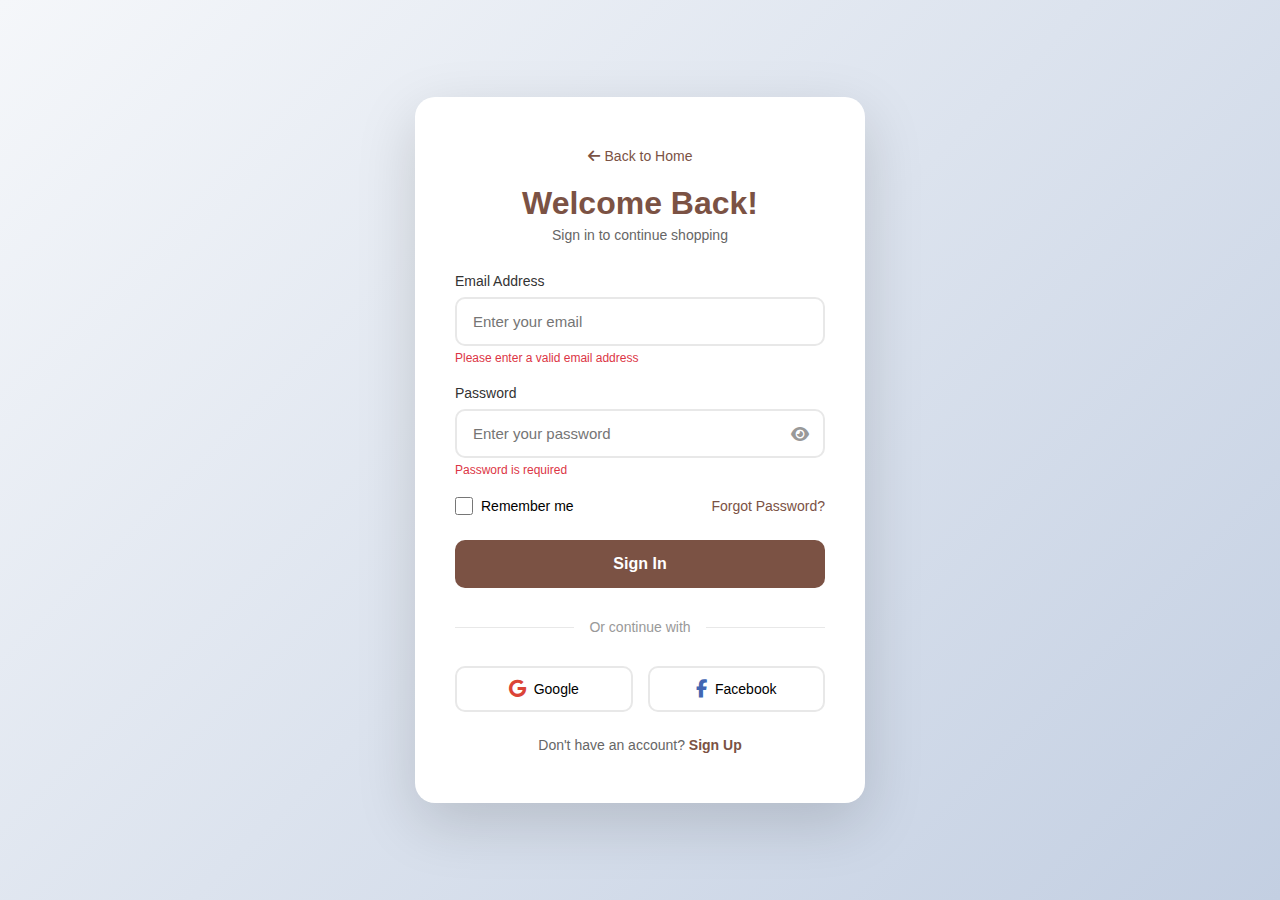
<file: login.html>
<!DOCTYPE html>
<html lang="en">
  <head>
    <meta charset="UTF-8" />
    <meta name="viewport" content="width=device-width, initial-scale=1.0" />
    <title>Sign In - Chairs Shop</title>
    <link rel="stylesheet" href="css/style.css" />
    <link
      rel="stylesheet"
      href="https://cdnjs.cloudflare.com/ajax/libs/font-awesome/6.5.1/css/all.min.css"
    />
    <style>
      /* Authentication Page Styles */
      .auth-container {
        min-height: 100vh;
        display: flex;
        align-items: center;
        justify-content: center;
        background: linear-gradient(135deg, #f5f7fa 0%, #c3cfe2 100%);
        padding: 20px;
      }

      .auth-box {
        background: white;
        border-radius: 20px;
        box-shadow: 0 20px 60px rgba(0, 0, 0, 0.15);
        max-width: 450px;
        width: 100%;
        padding: 50px 40px;
        animation: slideUp 0.6s ease;
      }

      @keyframes slideUp {
        from {
          opacity: 0;
          transform: translateY(30px);
        }
        to {
          opacity: 1;
          transform: translateY(0);
        }
      }

      .auth-logo {
        text-align: center;
        margin-bottom: 30px;
      }

      .auth-logo h1 {
        color: #7b5244;
        font-size: 32px;
        font-weight: 700;
        margin: 0;
      }

      .auth-logo p {
        color: #666;
        font-size: 14px;
        margin-top: 5px;
      }

      .form-group {
        margin-bottom: 20px;
      }

      .form-group label {
        display: block;
        margin-bottom: 8px;
        color: #333;
        font-weight: 500;
        font-size: 14px;
      }

      .form-control {
        width: 100%;
        padding: 14px 16px;
        border: 2px solid #e8e8e8;
        border-radius: 10px;
        font-size: 15px;
        transition: all 0.3s ease;
        font-family: "Work Sans", sans-serif;
      }

      .form-control:focus {
        outline: none;
        border-color: #7b5244;
        box-shadow: 0 0 0 3px rgba(123, 82, 68, 0.1);
      }

      .password-wrapper {
        position: relative;
      }

      .toggle-password {
        position: absolute;
        right: 16px;
        top: 50%;
        transform: translateY(-50%);
        cursor: pointer;
        color: #999;
        transition: color 0.3s ease;
      }

      .toggle-password:hover {
        color: #7b5244;
      }

      .form-options {
        display: flex;
        justify-content: space-between;
        align-items: center;
        margin-bottom: 25px;
        font-size: 14px;
      }

      .remember-me {
        display: flex;
        align-items: center;
        gap: 8px;
      }

      .remember-me input[type="checkbox"] {
        width: 18px;
        height: 18px;
        cursor: pointer;
      }

      .forgot-password {
        color: #7b5244;
        text-decoration: none;
        transition: opacity 0.3s ease;
      }

      .forgot-password:hover {
        opacity: 0.7;
      }

      .btn-primary {
        width: 100%;
        padding: 15px;
        background: #7b5244;
        color: white;
        border: none;
        border-radius: 10px;
        font-size: 16px;
        font-weight: 600;
        cursor: pointer;
        transition: all 0.3s ease;
        font-family: "Work Sans", sans-serif;
      }

      .btn-primary:hover {
        background: #654433;
        transform: translateY(-2px);
        box-shadow: 0 10px 20px rgba(123, 82, 68, 0.2);
      }

      .divider {
        text-align: center;
        margin: 30px 0;
        position: relative;
      }

      .divider::before {
        content: "";
        position: absolute;
        top: 50%;
        left: 0;
        right: 0;
        height: 1px;
        background: #e8e8e8;
      }

      .divider span {
        background: white;
        padding: 0 15px;
        position: relative;
        color: #999;
        font-size: 14px;
      }

      .social-login {
        display: flex;
        gap: 15px;
        margin-bottom: 25px;
      }

      .social-btn {
        flex: 1;
        padding: 12px;
        border: 2px solid #e8e8e8;
        background: white;
        border-radius: 10px;
        cursor: pointer;
        transition: all 0.3s ease;
        display: flex;
        align-items: center;
        justify-content: center;
        gap: 8px;
        font-size: 14px;
        font-weight: 500;
      }

      .social-btn:hover {
        border-color: #7b5244;
        background: #fafafa;
      }

      .social-btn i {
        font-size: 18px;
      }

      .google i {
        color: #db4437;
      }

      .facebook i {
        color: #4267b2;
      }

      .auth-footer {
        text-align: center;
        margin-top: 25px;
        font-size: 14px;
        color: #666;
      }

      .auth-footer a {
        color: #7b5244;
        text-decoration: none;
        font-weight: 600;
        transition: opacity 0.3s ease;
      }

      .auth-footer a:hover {
        opacity: 0.7;
      }

      .error-message {
        color: #e74c3c;
        font-size: 13px;
        margin-top: 5px;
        display: none;
      }

      .form-group.error .form-control {
        border-color: #e74c3c;
      }

      .form-group.error .error-message {
        display: block;
      }

      .back-home {
        text-align: center;
        margin-bottom: 20px;
      }

      .back-home a {
        color: #7b5244;
        text-decoration: none;
        display: inline-flex;
        align-items: center;
        gap: 5px;
        font-size: 14px;
        transition: opacity 0.3s ease;
      }

      .back-home a:hover {
        opacity: 0.7;
      }
    </style>
  </head>
  <body>
    <div class="auth-container">
      <div class="auth-box">
        <div class="back-home">
          <a href="index.html">
            <i class="fa-solid fa-arrow-left"></i>
            Back to Home
          </a>
        </div>

        <div class="auth-logo">
          <h1>Welcome Back!</h1>
          <p>Sign in to continue shopping</p>
        </div>

        <form id="loginForm" novalidate>
          <div class="form-group">
            <label for="email">Email Address</label>
            <input
              type="email"
              id="email"
              class="form-control"
              placeholder="Enter your email"
              required
            />
            <span class="error-message"
              >Please enter a valid email address</span
            >
          </div>

          <div class="form-group">
            <label for="password">Password</label>
            <div class="password-wrapper">
              <input
                type="password"
                id="password"
                class="form-control"
                placeholder="Enter your password"
                required
              />
              <i
                class="fa-solid fa-eye toggle-password"
                id="togglePassword"
              ></i>
            </div>
            <span class="error-message">Password is required</span>
          </div>

          <div class="form-options">
            <label class="remember-me">
              <input type="checkbox" id="rememberMe" />
              <span>Remember me</span>
            </label>
            <a href="#" class="forgot-password">Forgot Password?</a>
          </div>

          <button type="submit" class="btn-primary">Sign In</button>
        </form>

        <div class="divider">
          <span>Or continue with</span>
        </div>

        <div class="social-login">
          <button class="social-btn google" onclick="socialLogin('google')">
            <i class="fa-brands fa-google"></i>
            Google
          </button>
          <button class="social-btn facebook" onclick="socialLogin('facebook')">
            <i class="fa-brands fa-facebook-f"></i>
            Facebook
          </button>
        </div>

        <div class="auth-footer">
          Don't have an account? <a href="register.html">Sign Up</a>
        </div>
      </div>
    </div>

    <script src="js/cart-manager.js"></script>
    <script src="js/utils.js"></script>
    <script src="js/auth.js"></script>
  </body>
</html>
</file>
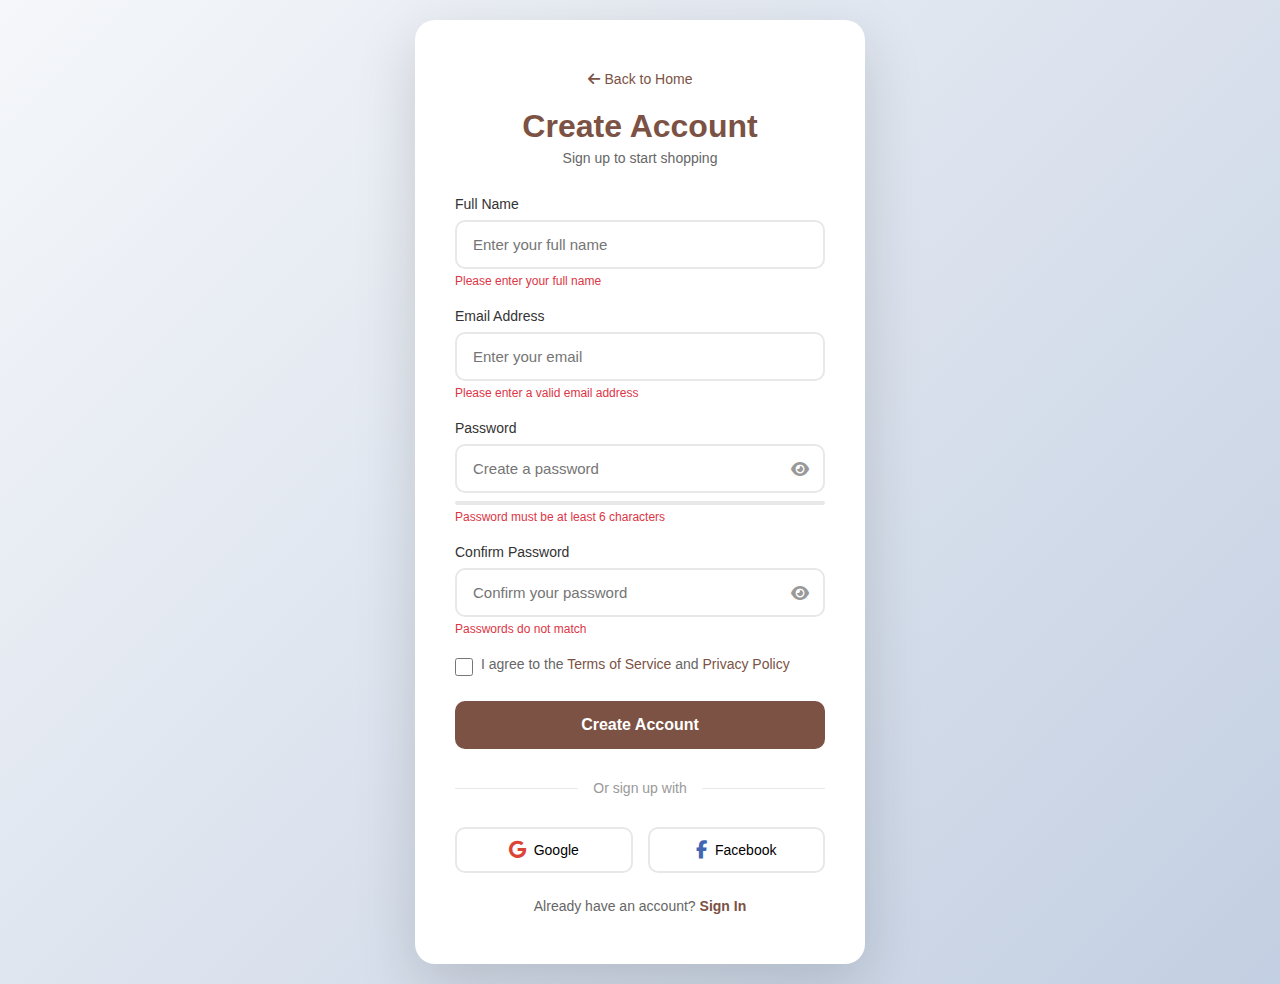
<file: register.html>
<!DOCTYPE html>
<html lang="en">
  <head>
    <meta charset="UTF-8" />
    <meta name="viewport" content="width=device-width, initial-scale=1.0" />
    <title>Sign Up - Chairs Shop</title>
    <link rel="stylesheet" href="css/style.css" />
    <link
      rel="stylesheet"
      href="https://cdnjs.cloudflare.com/ajax/libs/font-awesome/6.5.1/css/all.min.css"
    />
    <style>
      /* Reuse auth styles from login.html */
      .auth-container {
        min-height: 100vh;
        display: flex;
        align-items: center;
        justify-content: center;
        background: linear-gradient(135deg, #f5f7fa 0%, #c3cfe2 100%);
        padding: 20px;
      }

      .auth-box {
        background: white;
        border-radius: 20px;
        box-shadow: 0 20px 60px rgba(0, 0, 0, 0.15);
        max-width: 450px;
        width: 100%;
        padding: 50px 40px;
        animation: slideUp 0.6s ease;
      }

      @keyframes slideUp {
        from {
          opacity: 0;
          transform: translateY(30px);
        }
        to {
          opacity: 1;
          transform: translateY(0);
        }
      }

      .auth-logo {
        text-align: center;
        margin-bottom: 30px;
      }

      .auth-logo h1 {
        color: #7b5244;
        font-size: 32px;
        font-weight: 700;
        margin: 0;
      }

      .auth-logo p {
        color: #666;
        font-size: 14px;
        margin-top: 5px;
      }

      .form-group {
        margin-bottom: 20px;
      }

      .form-group label {
        display: block;
        margin-bottom: 8px;
        color: #333;
        font-weight: 500;
        font-size: 14px;
      }

      .form-control {
        width: 100%;
        padding: 14px 16px;
        border: 2px solid #e8e8e8;
        border-radius: 10px;
        font-size: 15px;
        transition: all 0.3s ease;
        font-family: "Work Sans", sans-serif;
      }

      .form-control:focus {
        outline: none;
        border-color: #7b5244;
        box-shadow: 0 0 0 3px rgba(123, 82, 68, 0.1);
      }

      .password-wrapper {
        position: relative;
      }

      .toggle-password {
        position: absolute;
        right: 16px;
        top: 50%;
        transform: translateY(-50%);
        cursor: pointer;
        color: #999;
        transition: color 0.3s ease;
      }

      .toggle-password:hover {
        color: #7b5244;
      }

      .password-strength {
        margin-top: 8px;
        height: 4px;
        background: #e8e8e8;
        border-radius: 2px;
        overflow: hidden;
      }

      .strength-bar {
        height: 100%;
        width: 0%;
        transition: all 0.3s ease;
        border-radius: 2px;
      }

      .strength-weak {
        background: #e74c3c;
        width: 33%;
      }
      .strength-medium {
        background: #f39c12;
        width: 66%;
      }
      .strength-strong {
        background: #27ae60;
        width: 100%;
      }

      .strength-text {
        font-size: 12px;
        margin-top: 5px;
        color: #666;
      }

      .terms {
        display: flex;
        align-items: flex-start;
        gap: 8px;
        margin-bottom: 25px;
        font-size: 14px;
        color: #666;
      }

      .terms input[type="checkbox"] {
        width: 18px;
        height: 18px;
        cursor: pointer;
        margin-top: 2px;
        flex-shrink: 0;
      }

      .terms a {
        color: #7b5244;
        text-decoration: none;
      }

      .terms a:hover {
        text-decoration: underline;
      }

      .btn-primary {
        width: 100%;
        padding: 15px;
        background: #7b5244;
        color: white;
        border: none;
        border-radius: 10px;
        font-size: 16px;
        font-weight: 600;
        cursor: pointer;
        transition: all 0.3s ease;
        font-family: "Work Sans", sans-serif;
      }

      .btn-primary:hover {
        background: #654433;
        transform: translateY(-2px);
        box-shadow: 0 10px 20px rgba(123, 82, 68, 0.2);
      }

      .btn-primary:disabled {
        background: #ccc;
        cursor: not-allowed;
        transform: none;
      }

      .divider {
        text-align: center;
        margin: 30px 0;
        position: relative;
      }

      .divider::before {
        content: "";
        position: absolute;
        top: 50%;
        left: 0;
        right: 0;
        height: 1px;
        background: #e8e8e8;
      }

      .divider span {
        background: white;
        padding: 0 15px;
        position: relative;
        color: #999;
        font-size: 14px;
      }

      .social-login {
        display: flex;
        gap: 15px;
        margin-bottom: 25px;
      }

      .social-btn {
        flex: 1;
        padding: 12px;
        border: 2px solid #e8e8e8;
        background: white;
        border-radius: 10px;
        cursor: pointer;
        transition: all 0.3s ease;
        display: flex;
        align-items: center;
        justify-content: center;
        gap: 8px;
        font-size: 14px;
        font-weight: 500;
      }

      .social-btn:hover {
        border-color: #7b5244;
        background: #fafafa;
      }

      .social-btn i {
        font-size: 18px;
      }

      .google i {
        color: #db4437;
      }
      .facebook i {
        color: #4267b2;
      }

      .auth-footer {
        text-align: center;
        margin-top: 25px;
        font-size: 14px;
        color: #666;
      }

      .auth-footer a {
        color: #7b5244;
        text-decoration: none;
        font-weight: 600;
        transition: opacity 0.3s ease;
      }

      .auth-footer a:hover {
        opacity: 0.7;
      }

      .error-message {
        color: #e74c3c;
        font-size: 13px;
        margin-top: 5px;
        display: none;
      }

      .form-group.error .form-control {
        border-color: #e74c3c;
      }

      .form-group.error .error-message {
        display: block;
      }

      .back-home {
        text-align: center;
        margin-bottom: 20px;
      }

      .back-home a {
        color: #7b5244;
        text-decoration: none;
        display: inline-flex;
        align-items: center;
        gap: 5px;
        font-size: 14px;
        transition: opacity 0.3s ease;
      }

      .back-home a:hover {
        opacity: 0.7;
      }
    </style>
  </head>
  <body>
    <div class="auth-container">
      <div class="auth-box">
        <div class="back-home">
          <a href="index.html">
            <i class="fa-solid fa-arrow-left"></i>
            Back to Home
          </a>
        </div>

        <div class="auth-logo">
          <h1>Create Account</h1>
          <p>Sign up to start shopping</p>
        </div>

        <form id="registerForm" novalidate>
          <div class="form-group">
            <label for="fullName">Full Name</label>
            <input
              type="text"
              id="fullName"
              class="form-control"
              placeholder="Enter your full name"
              required
            />
            <span class="error-message">Please enter your full name</span>
          </div>

          <div class="form-group">
            <label for="email">Email Address</label>
            <input
              type="email"
              id="email"
              class="form-control"
              placeholder="Enter your email"
              required
            />
            <span class="error-message"
              >Please enter a valid email address</span
            >
          </div>

          <div class="form-group">
            <label for="password">Password</label>
            <div class="password-wrapper">
              <input
                type="password"
                id="password"
                class="form-control"
                placeholder="Create a password"
                required
              />
              <i
                class="fa-solid fa-eye toggle-password"
                id="togglePassword"
              ></i>
            </div>
            <div class="password-strength">
              <div class="strength-bar" id="strengthBar"></div>
            </div>
            <div class="strength-text" id="strengthText"></div>
            <span class="error-message"
              >Password must be at least 6 characters</span
            >
          </div>

          <div class="form-group">
            <label for="confirmPassword">Confirm Password</label>
            <div class="password-wrapper">
              <input
                type="password"
                id="confirmPassword"
                class="form-control"
                placeholder="Confirm your password"
                required
              />
              <i
                class="fa-solid fa-eye toggle-password"
                id="toggleConfirmPassword"
              ></i>
            </div>
            <span class="error-message">Passwords do not match</span>
          </div>

          <div class="terms">
            <input type="checkbox" id="terms" required />
            <label for="terms">
              I agree to the <a href="#">Terms of Service</a> and
              <a href="#">Privacy Policy</a>
            </label>
          </div>

          <button type="submit" class="btn-primary">Create Account</button>
        </form>

        <div class="divider">
          <span>Or sign up with</span>
        </div>

        <div class="social-login">
          <button class="social-btn google" onclick="socialLogin('google')">
            <i class="fa-brands fa-google"></i>
            Google
          </button>
          <button class="social-btn facebook" onclick="socialLogin('facebook')">
            <i class="fa-brands fa-facebook-f"></i>
            Facebook
          </button>
        </div>

        <div class="auth-footer">
          Already have an account? <a href="login.html">Sign In</a>
        </div>
      </div>
    </div>

    <script src="js/cart-manager.js"></script>
    <script src="js/utils.js"></script>
    <script src="js/auth.js"></script>
  </body>
</html>
</file>
<file: css/style.css>
/**
 * [https://www.templatemonsterpreview.com/demo/87345.html]
 */
/* *Variables */
:root {
    --main-color: #7b5244;
    --opac-main-color: #e0c0b6b5;
    --main-black-color: #333;
    --main-white-color: #ccc;
}

/* *Global Style */
* {
    padding: 0;
    margin: 0;
    box-sizing: border-box;
}

body {
    font-family: "Work Sans", sans-serif;
}

.container {
    padding: 0 10px;
    margin: 0 auto;
}

/* small */
@media(min-width: 768px) {
    .container {
        width: 750px;
    }
}

/* medium */
@media(min-width: 992px) {
    .container {
        width: 970px;
    }
}

/* large */
@media(min-width: 1200px) {
    .container {
        width: 1170px;
    }
}

ul {
    list-style: none;
}

a {
    text-decoration: none;
}

.relative {
    position: relative;
}

.absolute {
    position: absolute;
}

i.active {
    transform: scale(1.3);
}

/* Component */
.section-header {
    text-align: center;
    padding: 40px 20px;
}

.section-header .section-title {
    font-size: 30px;
    text-transform: capitalize;
    margin-bottom: 15px;
}

.section-header .line {
    display: block;
    width: 130px;
    height: 1px;
    margin: 0 auto;
    background-color: #333;
    transition: width 0.5s;
}

.section-header:hover .line {
    width: 170px;
}

/** bullets */
.bullets {
    display: flex;
    justify-content: center;
    gap: 3px;
    opacity: 0;
    transition: opacity 0.3s;
}

.bullets span {
    width: 10px;
    height: 10px;
    background-color: var(--main-black-color);
    border: 1px solid var(--main-color);
    border-radius: 50%;
}

.bullets span.active {
    background-color: #EEE;
}

/** 0 - Header */
header {
    background-color: #eeeeeea6;
    border: 1px solid var(--main-color);
}

/* 0.1 - container */
header .container {
    display: flex;
    justify-content: space-between;
    align-items: center;
    position: relative;
    /* background-color: transparent; */
}

@media(max-width: 430px) {
    header .container {
        flex-wrap: wrap;
        gap: 10px;
    }

    header .container .util-user {
        margin-left: auto;
    }
}

/* 0.1.1 - img */
header .container img {}

header .container .logo {
    display: flex;
    align-items: center;
    gap: 10px;
}

/* 0.1.2 - nav */
header .container nav {
    z-index: 100;
    /* position: relative;  */
}

header .container nav i {
    display: none;
    padding: 0 5px;
    transition: transform 0.3s;
}

header .container nav>ul {
    display: flex;
    /* background-color: #EEE; */
}

@media(max-width: 1020px) {
    header .container nav i {
        display: block;
    }

    header .container nav i.active+ul {
        transform: scale(1);
    }

    header .container nav>ul {
        transform: scale(0);
        transition: transform 0.3s;
        border: 2px solid var(--main-color);
        background-color: antiquewhite;
        width: 100%;
        flex-direction: column;
        position: absolute;
        top: calc(100% + 10px);
        left: 0;
        transition: all 0.3s;
    }
}

header .container nav ul li {
    /* border: 1px solid #7b5244; */
    /* line-height: 40px; */
    position: relative;
}

header .container nav>ul>li>a {
    text-transform: capitalize;
    color: var(--main-black-color);
    display: block;
    margin: 20px 0;
    padding: 20px 10px;
    position: relative;
    /* border: 1px solid red; */
}

/* Effect of list items on navbar */
header .container nav>ul>li>a::before {
    content: '';
    position: absolute;
    inset: 0;
    border-width: 0 2px;
    border-style: solid;
    border-color: #7b5244;
    transform: scaleY(0);
    transition: transform 0.3s;
}

header .container nav>ul>li>a:hover::before {
    transform: scaleY(1);
}

header .container nav>ul>li>a::after {
    content: '';
    position: absolute;
    inset: 0;
    border-width: 2px 0;
    border-style: solid;
    border-color: #7b5244;
    transform: scaleX(0);
    transition: transform 0.3s;
    transition-delay: 0.2s;
    transform-origin: left;
}

header .container nav>ul>li>a:hover::after {
    transform: scaleX(1);
}

@media (max-width: 1020px) {

    header .container nav>ul>li>a::before,
    header .container nav>ul>li>a::after {
        content: none;
    }
}

@media(max-width: 1020px) {
    header .container nav ul li a {
        margin: 0;
        padding-left: 20px;
    }
}

/* 0.1.2.* Dropdown */
header .container nav .dropdown-fnav {
    /* max-width: 600px; */
    /* min-width: fit-content; */
    max-width: 100%;
    display: flex;
    position: absolute;
    left: 0;
    top: 100%;
    z-index: 1000;
    padding: 20px;
    background: #fff;
    border: 2px solid var(--main-color);
    transform: scale(0);
    transition: transform 0.3s;
    transform-origin: left top;
}

@media(max-width: 1020px) {
    header .container nav div.dropdown-fnav {}

    header .container nav div.dropdown-fnav ul {}
}

header .container nav .dropdown-fnav ul {
    padding-right: 20px;
    width: 150px;
    margin-right: 20px;
    /* display: table-cell;  */
}

header .container nav ul li:hover .dropdown-fnav {
    transform: scale(1);
}

header .container nav .dropdown-fnav ul li {
    position: relative;
}

header .container nav .dropdown-fnav ul li:not(:first-child)::before {
    content: '';
    position: absolute;
    top: 0;
    left: -10px;
    height: 0%;
    width: 2px;
    transform: scale(0.5);
    background-color: var(--main-color);
    transition: height 0.3s;
}

header .container nav .dropdown-fnav ul li:hover::before {
    height: 100%
}

header .container nav .dropdown-fnav ul li:first-child {
    border-bottom: 2px solid #eee;
}

header .container nav .dropdown-fnav ul li:first-child a {
    color: var(--main-color);
    font-weight: 700;
    text-transform: capitalize;
}

header .container nav .dropdown-fnav ul li a {
    display: block;
    text-transform: uppercase;
    margin-bottom: 15px;
    padding-bottom: 10px;
    border-bottom: 2px solid #eee;
}

.mega-menu-section ul {
    list-style: none;
    padding: 0;
    margin: 0;
}

.mega-menu-section ul li {
    margin-bottom: 10px;
}

.mega-menu-section ul li a {
    color: var(--main-black-color);
    text-decoration: none;
    font-size: 14px;
    display: block;
    padding: 6px 0;
    transition: all 0.3s ease;
    position: relative;
    padding-left: 15px;
}

.mega-menu-section ul li a::before {
    content: '→';
    position: absolute;
    left: 0;
    opacity: 0;
    transition: all 0.3s ease;
}

.mega-menu-section ul li a:hover {
    color: var(--main-color);
    padding-left: 20px;
}

.mega-menu-section ul li a:hover::before {
    opacity: 1;
}

.mega-menu-featured {
    grid-column: span 1;
}

.featured-grid {
    display: grid;
    gap: 12px;
}

.featured-item {
    display: block;
    text-decoration: none;
    border: 1px solid #eee;
    border-radius: 6px;
    overflow: hidden;
    transition: all 0.3s ease;
    background: #fff;
}

.featured-item:hover {
    transform: translateY(-3px);
    box-shadow: 0 5px 15px rgba(123, 82, 68, 0.2);
    border-color: var(--main-color);
}

.featured-item img {
    width: 100%;
    height: 80px;
    object-fit: cover;
    display: block;
}

.featured-item span {
    display: block;
    padding: 8px;
    text-align: center;
    color: var(--main-black-color);
    font-size: 12px;
    font-weight: 500;
    background: #fafafa;
}

.featured-item:hover span {
    background: var(--main-color);
    color: #fff;
}

/* Mobile Mega Menu */
@media (max-width: 1020px) {
    .mega-menu {
        position: static;
        width: 100%;
        opacity: 1;
        visibility: visible;
        transform: none;
        max-height: 0;
        overflow: hidden;
        transition: max-height 0.3s ease, padding 0.3s ease;
        padding: 0;
        border: none;
        box-shadow: none;
        background: #f9f9f9;
    }

    .has-mega-menu:hover .mega-menu,
    .has-mega-menu.active .mega-menu {
        max-height: 800px;
        padding: 20px;
        border-top: 2px solid var(--main-color);
    }

    .mega-menu-container {
        grid-template-columns: 1fr;
        gap: 20px;
    }

    .mega-menu-featured {
        grid-column: span 1;
    }

    .featured-grid {
        grid-template-columns: repeat(3, 1fr);
    }
}

@media (max-width: 600px) {
    .featured-grid {
        grid-template-columns: 1fr;
    }
}

/* 0.1.3 - util-user */
header .container .util-user {}

header .container .util-user {
    color: var(--main-black-color);
    display: flex;
    justify-content: baseline;
}

header .container .util-user i {
    font-size: 23px;
    margin-right: 25px;
}

header .container .util-user i:last-child {
    position: relative;
    margin-right: 10px;
}

header .container .util-user i:last-child::after {
    content: attr(data-items);
    font-size: 10px;
    text-align: center;
    color: white;
    position: absolute;
    right: -5px;
    top: calc(50% - 10px);
    width: 10px;
    padding: 2px;
    height: 10px;
    background-color: var(--main-color);
    border-radius: 50%;
}

/** Slider section */
section.slider {}

section.slider .container {
    position: relative;
}

section.slider .container img {
    width: 100%;
}

section.slider .container i {
    position: absolute;
    top: 50%;
    color: var(--main-color);
}

section.slider .container i:first-of-type {
    left: 10px;
}

section.slider .container i:last-of-type {
    right: 10px;
}

/** Bullets */
.slider .container img:hover~.bullets {
    opacity: 1;
}

/** category */
.category {
    /* min-height: 70vh; */
    /* padding: 20px 0; */
}

.category .container {
    position: relative;
}

.content {
    /* i found t here are many section needs same style*/
    display: grid;
    grid-template-columns: repeat(auto-fill, minmax(220px, 1fr));
    gap: 20px;
}

.category .container .content .prod {
    transition: all 0.5s;
    transition-delay: 0.1s;
}

.category .container .content .prod:hover {
    box-shadow: 1px 1px 17px 3px var(--main-white-color);
}

.category .container .content .prod img {
    width: 100%;
}

.category .container .content .prod .text {
    position: relative;
    padding: 10px;
}

.category .container .content .prod .text h4.state {
    font-size: 13px;
    margin: 10px 0;
    color: #ccc;
    text-transform: uppercase;
}

.category .container .content .prod .text h4.name {
    text-transform: capitalize;
    font-weight: 500;
}

.category .container .content .prod .text i {
    position: absolute;
    top: 50%;
    transform: translateY(-50%);
    right: 10px;
    background-color: var(--main-color);
    color: white;
    padding: 10px;
    opacity: 0;
    transition: opacity 0.5s;
}

.category .container .content .prod:hover i {
    opacity: 1;
}

.category .container .bullets {
    width: 100%;
    opacity: 1;
    margin-top: 20px;
}

.category .container .bullets span:hover {
    transform: scale(1.2);
}

/** review */
.review {
    padding: 100px 0 30px;
}

@media(max-width: 993px) {
    .review .container.content {
        grid-template-columns: repeat(auto-fill, minmax(300px, 1fr));
    }
}

@media(max-width: 580px) {
    .review .container.content {
        grid-template-columns: 1fr;
    }

    .review .container.content .itm:nth-child(1) {
        grid-column: auto;
    }

    .review .container.content .itm:not(:nth-child(1)) {
        width: 90%;
        margin: 0 auto;
        flex: 1;
    }

    .sprites .container {
        flex-wrap: wrap;
    }
}

.review .container {}

/** quote(Review) */
.review .container .itm:first-child {
    grid-column: 1 / span 2;
    padding: 20px;
    background-color: var(--opac-main-color);
}

.review .container .itm:first-child .info {
    padding: 20px;
    position: relative;
}

.review .container .itm:first-child .info i {
    font-size: 70px;
    position: absolute;
    top: 0;
    left: 0;
    color: var(--main-color);
}

.review .container .itm:first-child .info h3 {
    /* display: inline-block; */
    text-transform: capitalize;
    font-weight: 500;
    vertical-align: super;
    margin-left: 50px;
}

.review .container .itm:first-child .info .job {
    font-size: 15px;
    color: #875a4bcd;
    font-weight: normal;
    margin-left: 50px;
}

.review .container .itm:first-child p {
    color: #875a4bcd;
    margin-bottom: 20px;
}

.review .container .itm:first-child .bullets {
    margin: 0 auto;
    padding: 10px 0;
    gap: 10px;
    opacity: 1;
}

.review .container .itm:first-child .bullets span {
    width: 60px;
    height: 1px;
    border-radius: 0;
}

.review .container .itm:first-child .bullets span.active {
    background-color: #7b5244;
}

.review .container .itm {
    position: relative;
    line-height: 1.7;
}

.review .container .itm:not(:first-child) {
    display: flex;
}

.review .container .itm img {
    width: 100%;
}

.review .container .itm img+.info {
    padding: 10px;
    position: absolute;
    top: 0;
    left: 0;
}

.review .container .itm img+.info .discount {
    font-weight: normal;
    color: var(--main-color);
}

.review .container .itm img+.info .name {
    font-weight: 700;
}

/* Sprites */
.review+.sprites {
    background-color: #111;
}

.review+.sprites .container {
    display: flex;
    flex-wrap: wrap;
}

.review+.sprites .sprite-item {
    min-width: 200px;
    text-align: center;
    padding: 10px;
    background-color: #fbfbfb;
    position: relative;
    flex: 1;
}

.review+.sprites .sprite-item:not(:last-child)::after {
    content: '';
    position: absolute;
    right: 0;
    top: 50%;
    transform: translateY(-50%) scale(0.5);
    width: 1px;
    height: 100%;

    background-color: var(--main-color);
}

.review+.sprites div.sprite-item>.sprite-icon {
    height: 55px;
    background-image: url(../images/service-icon.png);
    background-repeat: no-repeat;
}

.review+.sprites .sprite-item:nth-child(1) .sprite-icon {
    background-position: center 0px;
    transition: all 0.5s;
}

.review+.sprites .sprite-item:nth-child(1):hover .sprite-icon {
    background-position: center -90px;
}

.review+.sprites .sprite-item:nth-child(2) .sprite-icon {
    background-position: center -185px;
    transition: all 0.5s;
}

.review+.sprites .sprite-item:nth-child(2):hover .sprite-icon {
    background-position: center -275px;
}

.review+.sprites .sprite-item:nth-child(3) .sprite-icon {
    background-position: center -368px;
    transition: all 0.5s;
}

.review+.sprites .sprite-item:nth-child(3):hover .sprite-icon {
    background-position: center -460px;
}

.review+.sprites .sprite-item:nth-child(4) .sprite-icon {
    background-position: center -550px;
    transition: all 0.5s;
}

.review+.sprites .sprite-item:nth-child(4):hover .sprite-icon {
    background-position: center -640px;
}

.review+.sprites .sprite-item:nth-child(5) .sprite-icon {
    background-position: center -740px;
    transition: all 0.5s;
}

.review+.sprites .sprite-item:nth-child(5):hover .sprite-icon {
    background-position: center -830px;
}

.review+.sprites .sprite-item .sprite-text {}

.review+.sprites .sprite-item .sprite-text h3 {}

.review+.sprites .sprite-item .sprite-text span {}

/**Featured Product */
.feature {}

.feature .container {}

.feature .container .shuffle {}

.feature .container .shuffle ul {
    display: flex;
    gap: 1px;
    width: fit-content;
    margin: 0 auto;
}

.feature .container .shuffle ul li {
    text-transform: capitalize;
    padding: 10px;
    transition: 0.5s;
    position: relative;
    /* background: gray; */
}

.feature .container .shuffle ul li:hover {
    letter-spacing: 1px;
}

.feature .container .shuffle ul li::before {
    content: '';
    position: absolute;
    top: 0;
    left: 0;
    width: 100%;
    height: 0;
    background-color: rgba(170, 170, 170, 0.251);
    transition: 0.5s;
}

.feature .container .shuffle ul li:hover::before {
    height: 100%;
}

/**Products Style - Global */
.prod {
    position: relative;
    transition: all 0.5s;
}

.prod:hover {
    box-shadow: 1px 1px 17px 3px var(--main-white-color);
}

.prod h5.state {
    padding: 10px;
    background-color: #333;
    width: fit-content;
    position: absolute;
    top: 20px;
    left: 20px;
    visibility: hidden;
    opacity: 0;
    color: white;
    transition: 0.5s;
    transition-delay: 0.1s;
    text-transform: uppercase;
}

.prod:hover h5.state {
    opacity: 1;
    visibility: visible;
    z-index: 1000;
}

.prod a.image-product {
    display: block;
    position: relative;
}

.prod img {
    width: 100%;
    transition: 0.5s;
}

.prod:hover img:nth-child(1) {
    filter: blur(7px);
    opacity: 0.4;
}

.prod img:nth-child(2),
.prod a.image-product+.buttons {
    position: absolute;
    visibility: hidden;
    opacity: 0;
    top: 0;
    left: 0;
    transform: scaleX(0);
    transition: 0.5s;
}

.prod a.image-product+div.buttons {
    top: 45%;
    left: 50%;
    transform: translate(-50%, -50%) !important;
    display: flex;
    gap: 10px;
}

.prod a.image-product+.buttons button {
    background-color: black;
    border: none;
    padding: 10px;
    cursor: pointer;
    transition: 0.5s;
    width: 40px;
    height: 40px;
    display: flex;
    align-items: center;
    justify-content: center;
}

.prod a.image-product+.buttons button:hover {
    filter: invert(1);
}

.prod a.image-product+.buttons button i {
    font-size: 14px;
    color: white;
    position: relative;
}

.prod:hover :is(img:nth-child(2), a.image-product + .buttons) {
    transform: scaleX(1) !important;
    opacity: 1;
    visibility: visible;
}

.prod:hover a.image-product+.buttons {
    transform: translate(-50%, -50%) !important;
}

.prod .text {
    text-transform: capitalize;
    line-height: 1.7;
    padding: 15px 10px;
}

.prod .text h4.name {
    color: #777;
    font-size: 16px;
    margin: 10px 0;
}

.prod .text h5.price {
    color: var(--main-color);
    font-size: 18px;
    font-weight: 700;
}

.prod .text .discount {
    position: absolute;
    top: 20px;
    right: 20px;
    background-color: var(--main-color);
    padding: 3px 7px;
    color: #fff;
    font-weight: normal;
}

.prod .text .discount::after {
    content: '% off';
}

.prod .text .rate {
    margin-bottom: 8px;
}

.prod .text .rate i.active {
    color: orange;
}

.prod:hover .text .discount {
    display: none;
    visibility: hidden;
}

/**Products Style */
.feature .container.content {
    grid-template-columns: repeat(auto-fill, minmax(300px, 1fr));
}

/* Mega Menu Styles */
.has-mega-menu {
    position: relative;
}

.mega-menu-arrow {
    font-size: 12px;
    margin-left: 5px;
    transition: transform 0.3s ease;
}

.has-mega-menu:hover .mega-menu-arrow,
.has-mega-menu.active .mega-menu-arrow {
    transform: rotate(180deg);
}

.mega-menu {
    position: absolute;
    left: 0;
    top: 100%;
    width: 700px;
    background: #fff;
    border: 2px solid var(--main-color);
    border-radius: 8px;
    box-shadow: 0 10px 40px rgba(0, 0, 0, 0.15);
    opacity: 0;
    visibility: hidden;
    transform: translateY(-10px);
    transition: all 0.3s ease;
    z-index: 1000;
    padding: 25px;
    pointer-events: none;
}

.has-mega-menu:hover .mega-menu,
.has-mega-menu.active .mega-menu {
    opacity: 1;
    visibility: visible;
    transform: translateY(0);
    pointer-events: auto;
}

.mega-menu-container {
    display: grid;
    grid-template-columns: 1fr;
    gap: 20px;
}

.mega-menu-category {
    display: flex;
    gap: 15px;
    padding: 15px;
    border-radius: 6px;
    transition: all 0.3s ease;
    background: #fafafa;
}

.mega-menu-category:hover {
    background: #f0f0f0;
    box-shadow: 0 3px 10px rgba(0, 0, 0, 0.1);
}

.category-image {
    flex-shrink: 0;
    width: 120px;
    height: 100px;
    border-radius: 6px;
    overflow: hidden;
}

.category-image img {
    width: 100%;
    height: 100%;
    object-fit: cover;
    transition: transform 0.3s ease;
}

.mega-menu-category:hover .category-image img {
    transform: scale(1.05);
}

.category-content {
    flex: 1;
}

.category-content h4 {
    color: var(--main-color);
    font-size: 16px;
    font-weight: 700;
    text-transform: uppercase;
    margin: 0 0 12px 0;
}

.category-content ul {
    list-style: none;
    padding: 0;
    margin: 0;
}

.category-content ul li {
    margin-bottom: 8px;
}

.category-content ul li a {
    color: var(--main-black-color);
    text-decoration: none;
    font-size: 14px;
    display: block;
    padding: 4px 0;
    transition: all 0.3s ease;
    position: relative;
    padding-left: 15px;
}

.category-content ul li a::before {
    content: '→';
    position: absolute;
    left: 0;
    opacity: 0;
    transition: all 0.3s ease;
}

.category-content ul li a:hover {
    color: var(--main-color);
    padding-left: 20px;
}

.category-content ul li a:hover::before {
    opacity: 1;
}

/* Mobile Mega Menu */
@media (max-width: 1020px) {
    .mega-menu {
        position: static;
        width: 100%;
        max-height: 0;
        overflow: hidden;
        transition: max-height 0.3s ease, padding 0.3s ease;
        padding: 0;
        border: none;
        box-shadow: none;
        background: #f9f9f9;
    }

    .has-mega-menu.active .mega-menu {
        max-height: 800px;
        padding: 20px;
        border-top: 2px solid var(--main-color);
    }

    .mega-menu-category {
        flex-direction: column;
    }

    .category-image {
        width: 100%;
        height: 150px;
    }
}


.feature .container .prod {
    position: relative;
}

.feature .container .prod h5.state {
    padding: 10px;
    background-color: #333;
    width: fit-content;
    position: absolute;
    top: 20px;
    left: 20px;
    visibility: hidden;
    opacity: 0;
    color: white;
    transition: 0.5s;
    transition-delay: 0.1s;
}

.feature .container .prod:hover h5.state {
    opacity: 1;
    visibility: visible;
    z-index: 1000;
}

.feature .prod a.image-product {
    display: block;
    position: relative;
}

.feature .prod img {
    width: 100%;
    transition: 0.5s;
    width: 100%;
    height: 100%;
}

/**Affect on Product */
.feature .prod:hover .text .discount {
    display: none;
    visibility: hidden;
}

.feature .prod:hover img:nth-child(1) {
    filter: blur(7px);
    opacity: 0.4;
}

.feature .prod img:nth-child(2),
.feature .prod a.image-product+.buttons {
    position: absolute;
    visibility: hidden;
    opacity: 0;
    top: 0;
    left: 0;
    transform: scaleX(0);
    transition: 0.5s;
}

.feature .prod a.image-product+div.buttons {
    top: 45%;
    left: 50%;
    transform: translate(-50%, -50%) !important;
    /**! I Have here Issue */
}

.feature .prod a.image-product+.buttons button {
    background-color: black;
    border: none;
    padding: 10px;
    cursor: pointer;
    transition: 0.5s;
}

.feature .prod a.image-product+.buttons button:hover {
    filter: invert(1);
}

.feature .prod a.image-product+.buttons button i {
    font-size: 14px;
    color: white;
    position: relative;
}

.feature .prod:hover :is(img:nth-child(2), a.image-product + .buttons) {
    transform: scaleX(1);
    opacity: 1;
    visibility: visible;
    /* transform-origin: center center; */
}

.feature .prod .text {
    text-transform: capitalize;
    line-height: 1.7;
}

.feature .prod .text h4.name {
    color: #777;
}

.feature .prod .text .discount {
    position: absolute;
    top: 20px;
    right: 20px;
    background-color: var(--main-color);
    padding: 3px 7px;
    color: #fff;
    font-weight: normal;
}

.feature .prod .text .discount::after {
    content: '% off';
}

.feature .prod .text .rate {}

.feature .prod .text .rate i.active {
    color: orange;
}



/**Video */
.video {
    padding: 20px 0;
    margin: 20px 0;
}

.video .container {}

.video .container .item {
    display: flex;
    gap: 40px;
    position: relative;
}

@media(max-width: 1000px) {
    .video .container .item {
        flex-direction: column;
    }

    .video .container .item img {
        width: 60% !important;
        align-self: center;
    }
}

@media(max-width: 800px) {
    .video .container .item img {
        width: 100% !important;
    }
}

.video .container .item img {
    width: 100%;
    height: 300px;
}

.video .container .item img+img[src *="play"] {
    /**Bad Practise */
    position: absolute;
    width: 50px !important;
    height: 50px;
    top: 25%;
    left: 50%;
    transform: translate(-50%, -50%);
}

.video .container .item .text {
    padding: 40px;
    background-color: #c4a69c72;
}

.video .container .item .text .head {
    display: flex;
    align-items: flex-start;
    margin-bottom: 20px;
}

.video .container .item h4 {
    font-size: 40px;
    color: var(--main-color);
    display: inline;
}

.video .container .item h4 span {
    display: block;
    font-size: 1rem;
}

.video .container .item h3 {
    font-size: 20px;
    font-weight: 400;
}

.video .container .item p {
    line-height: 1.5;
    color: #777;
}

/**
 * Sponsers
 */

.sponsers {}

.sponsers .container {}

.sponsers .container .items {
    /**Need slider not like this */
    display: flex;
    flex-wrap: wrap;
    justify-content: center;
}

.sponsers .container .items img {
    filter: blur(100%);
    transition: 0.5s;
}

.sponsers .container .items img:hover {
    filter: blur(0%);
}

/**Footer */
.footer {
    background-color: #111;
    color: #fff;
    padding: 100px 0 0;
}

.footer .container {
    /* background-color: #fff; */
}

.footer .container .content {
    display: flex;
    justify-content: space-between;
    flex-wrap: wrap;
}

.footer .container .content * {
    text-transform: capitalize
}

.footer .container .content>div ul {
    line-height: 2.2;
    font-size: 14px;
    color: #888;
    padding: 0 15px 0 0;
}

.footer .container .content h5 {
    font-size: 18px;
    margin-bottom: 20px;
}

.footer .container .content .about {
    padding: 0 40px 0 0;
    /* background-color: #7b5244; */
    line-height: 1.7;
    color: #888;
    font-size: 13px;
    flex: 2;
}

.footer .container .content .about p {
    margin-bottom: 10px;
}

@media (max-width: 750px) {
    .footer .container .content .about {
        width: 100%;
        flex: none;
    }
}

.footer .container .content .about img:first-child {
    margin-bottom: 20px;
}

.footer .container .content .info {
    /* background-color: #333; */
    flex: 1;
}

.footer .container .content .my-account {
    /* background-color: #777; */
    flex: 1;
}

.footer .container .content .subscribe {
    /* background-color: #7b52ff; */
    min-width: 300px;
}

.footer .container .content .subscribe h5 {
    margin-bottom: 40px;
}

.footer .container .content .subscribe input {
    border: none;
    outline: none;
    padding: 7px;
    background-color: #333;
    width: 100%;
}

.footer .container .content .subscribe .form {
    position: relative;
}

.footer .container .content .subscribe .form i {
    position: absolute;
    top: 50%;
    transform: translateY(-50%);
    right: 10px;
    cursor: pointer;
}

.footer .container .content .subscribe .form i:hover {
    filter: invert(0.5);
}

.footer .container .content .subscribe .social {
    display: flex;
    justify-content: space-between;
    margin-top: 10px;
}

.footer .container .content .foot {
    display: flex;
    justify-content: space-between;
    padding: 20px 0;
    border-top: 1px solid #555;
    margin-top: 120px;
    width: 100%;
    color: #888;
}

.footer .container .content .foot p {
    font-size: 13px;
}





/** 1- Refactor
 *  2- Modify some rules(nav, sprites, .)
 *
 */


/**
    * top-down approach
    * Fehres

    1- Header
        1.1 - container
            1.1.1 - logo
            1.1.2 - nav
                1.1.2.1 -> has dropdown
                1.1.2.4 -> has dropdown
                1.1.2.5 -> has dropdown
            1.1.3 - util-user
    2- Slider
    3- Category
        3.1- Category (special category)
            3.1.* - 4 products in front. [primitive explainition]
        3.2- Category (reviews's products)
            3.2.* - 2 products and 1 review in front. [slider auto]
        3.3- Category (properties)
            3.3.* 5 properties
    4- Featured Products
        4.1- section-header
        4.2- shuffle (filter products)
        4.3- Products

    5- Video section
        5.1- Video with describtion
        5.2- slides auto for sponsers

    6- footer
*/

/* Search Functionality */
.search-overlay {
    position: fixed;
    top: 0;
    left: 0;
    width: 100%;
    height: 100%;
    background: rgba(0, 0, 0, 0.95);
    z-index: 10000;
    display: none;
    align-items: flex-start;
    padding-top: 100px;
    animation: fadeIn 0.3s;
}

.search-overlay.active {
    display: flex;
}

.search-container {
    width: 100%;
    max-width: 800px;
    margin: 0 auto;
    padding: 20px;
}

.search-box {
    position: relative;
    margin-bottom: 30px;
}

.search-box input {
    width: 100%;
    padding: 20px 60px 20px 20px;
    font-size: 24px;
    border: none;
    border-radius: 5px;
    outline: none;
}

.search-box .search-close {
    position: absolute;
    right: 20px;
    top: 50%;
    transform: translateY(-50%);
    font-size: 24px;
    color: #999;
    cursor: pointer;
    transition: color 0.3s;
}

.search-box .search-close:hover {
    color: var(--main-color);
}

.search-results {
    display: grid;
    grid-template-columns: repeat(auto-fill, minmax(200px, 1fr));
    gap: 20px;
    max-height: 60vh;
    overflow-y: auto;
}

.search-result-item {
    background: white;
    border-radius: 8px;
    overflow: hidden;
    cursor: pointer;
    transition: transform 0.3s;
}

.search-result-item:hover {
    transform: translateY(-5px);
}

.search-result-item img {
    width: 100%;
    height: 150px;
    object-fit: cover;
}

.search-result-item .info {
    padding: 15px;
}

.search-result-item .info h4 {
    font-size: 14px;
    margin-bottom: 5px;
    color: var(--main-black-color);
}

.search-result-item .info .price {
    color: var(--main-color);
    font-weight: 700;
}

.search-no-results {
    text-align: center;
    color: white;
    font-size: 20px;
    padding: 40px;
}

/* Quick View Modal */
.quick-view-modal {
    position: fixed;
    top: 0;
    left: 0;
    width: 100%;
    height: 100%;
    background: rgba(0, 0, 0, 0.9);
    z-index: 10001;
    display: none;
    align-items: center;
    justify-content: center;
    padding: 20px;
    animation: fadeIn 0.3s;
}

.quick-view-modal.active {
    display: flex;
}

.quick-view-content {
    background: white;
    border-radius: 8px;
    max-width: 900px;
    width: 100%;
    max-height: 90vh;
    overflow-y: auto;
    position: relative;
    animation: slideUp 0.3s;
}

@keyframes slideUp {
    from {
        opacity: 0;
        transform: translateY(50px);
    }

    to {
        opacity: 1;
        transform: translateY(0);
    }
}

.quick-view-close {
    position: absolute;
    top: 15px;
    right: 15px;
    width: 40px;
    height: 40px;
    background: white;
    border-radius: 50%;
    display: flex;
    align-items: center;
    justify-content: center;
    cursor: pointer;
    z-index: 10;
    box-shadow: 0 2px 8px rgba(0, 0, 0, 0.2);
    transition: all 0.3s;
}

.quick-view-close:hover {
    background: var(--main-color);
    color: white;
}

.quick-view-grid {
    display: grid;
    grid-template-columns: 1fr 1fr;
    gap: 40px;
    padding: 40px;
}

@media (max-width: 768px) {
    .quick-view-grid {
        grid-template-columns: 1fr;
        gap: 20px;
        padding: 20px;
    }
}

.quick-view-image {
    position: relative;
}

.quick-view-image img {
    width: 100%;
    border-radius: 8px;
}

.quick-view-details h2 {
    font-size: 28px;
    margin-bottom: 15px;
    color: var(--main-black-color);
}

.quick-view-details .rating {
    margin-bottom: 15px;
    color: orange;
}

.quick-view-details .price {
    font-size: 32px;
    color: var(--main-color);
    font-weight: 700;
    margin-bottom: 20px;
}

.quick-view-details .description {
    margin-bottom: 25px;
    line-height: 1.6;
    color: #666;
}

.quick-view-options {
    margin-bottom: 25px;
}

.quick-view-options label {
    display: block;
    font-weight: 600;
    margin-bottom: 10px;
    color: var(--main-black-color);
}

.quick-view-options select {
    padding: 10px;
    border: 1px solid #ddd;
    border-radius: 5px;
    width: 100%;
    margin-bottom: 15px;
}

.quick-view-actions {
    display: flex;
    gap: 15px;
}

.btn-quick-add-cart {
    flex: 1;
    padding: 15px;
    background: var(--main-color);
    color: white;
    border: none;
    border-radius: 5px;
    font-size: 16px;
    font-weight: 600;
    cursor: pointer;
    transition: all 0.3s;
}

.btn-quick-add-cart:hover {
    background: #5a3d32;
}

.btn-view-full {
    padding: 15px 30px;
    background: transparent;
    color: var(--main-color);
    border: 2px solid var(--main-color);
    border-radius: 5px;
    font-size: 16px;
    font-weight: 600;
    cursor: pointer;
    transition: all 0.3s;
    text-decoration: none;
    display: inline-block;
}

.btn-view-full:hover {
    background: var(--opac-main-color);
}
</file>
